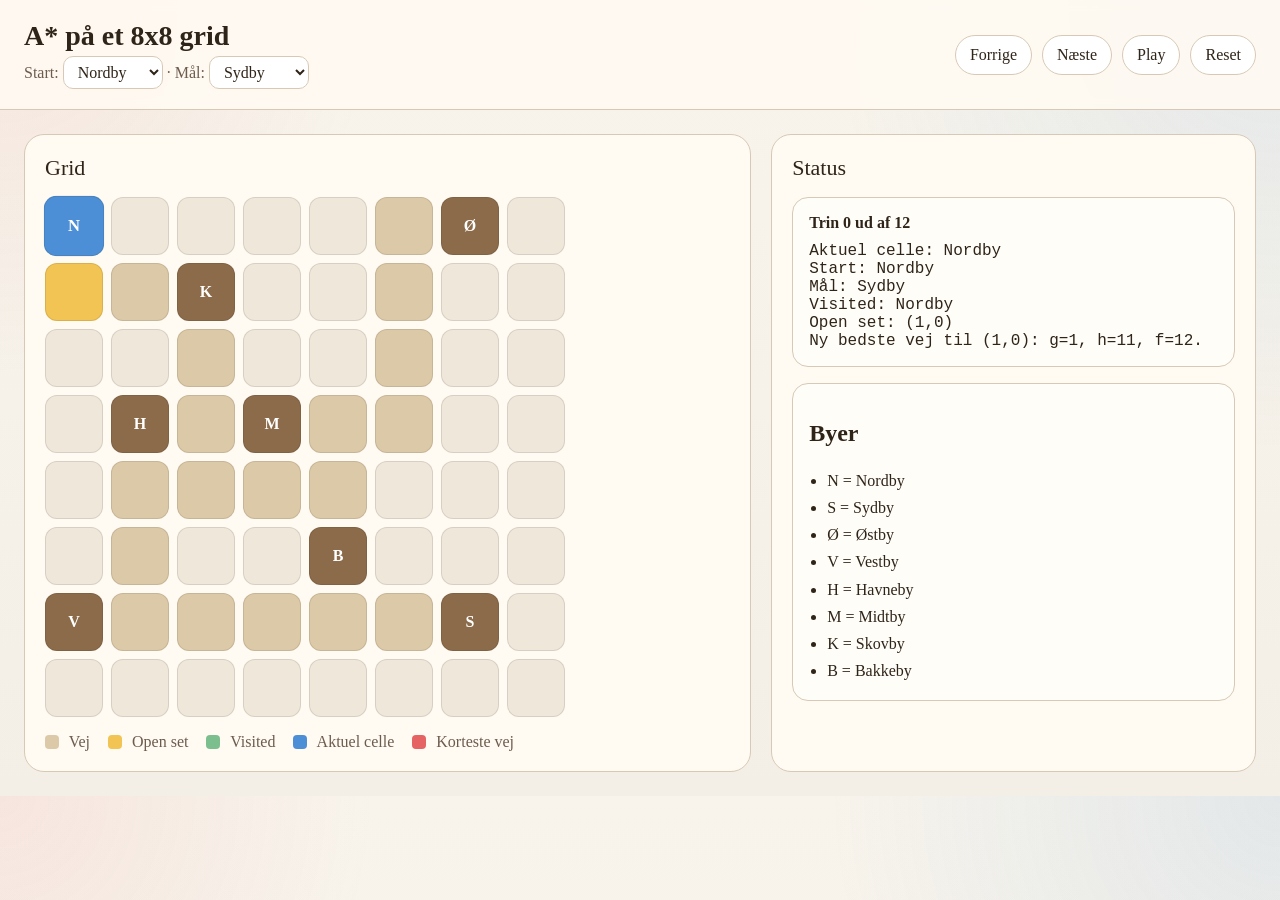
<file: src/main/resources/Graphs/astar-viz/index.html>
<!doctype html>
<html lang="da">
<head>
  <meta charset="utf-8" />
  <meta name="viewport" content="width=device-width, initial-scale=1" />
  <title>A* visualisering</title>
  <link rel="stylesheet" href="styles.css" />
</head>
<body>
  <header class="topbar">
    <div>
      <h1>A* på et 8x8 grid</h1>
      <p>
        Start:
        <select id="startSelect"></select>
        · Mål:
        <select id="goalSelect"></select>
      </p>
    </div>
    <div class="controls">
      <button id="prevBtn" type="button">Forrige</button>
      <button id="nextBtn" type="button">Næste</button>
      <button id="playBtn" type="button">Play</button>
      <button id="resetBtn" type="button">Reset</button>
    </div>
  </header>

  <main class="layout">
    <section class="boardPanel">
      <div class="panelTitle">Grid</div>
      <div id="grid" class="grid" aria-label="A* grid visualisering"></div>
      <div class="legend">
        <span><i class="box road"></i> Vej</span>
        <span><i class="box open"></i> Open set</span>
        <span><i class="box visited"></i> Visited</span>
        <span><i class="box current"></i> Aktuel celle</span>
        <span><i class="box path"></i> Korteste vej</span>
      </div>
    </section>

    <section class="infoPanel">
      <div class="panelTitle">Status</div>
      <div class="card">
        <div id="stepInfo" class="stepInfo"></div>
        <pre id="messageBox" class="messageBox"></pre>
      </div>

      <div class="card">
        <h2>Byer</h2>
        <ul class="cityList">
          <li>N = Nordby</li>
          <li>S = Sydby</li>
          <li>Ø = Østby</li>
          <li>V = Vestby</li>
          <li>H = Havneby</li>
          <li>M = Midtby</li>
          <li>K = Skovby</li>
          <li>B = Bakkeby</li>
        </ul>
      </div>
    </section>
  </main>

  <script src="app.js"></script>
</body>
</html>
</file>
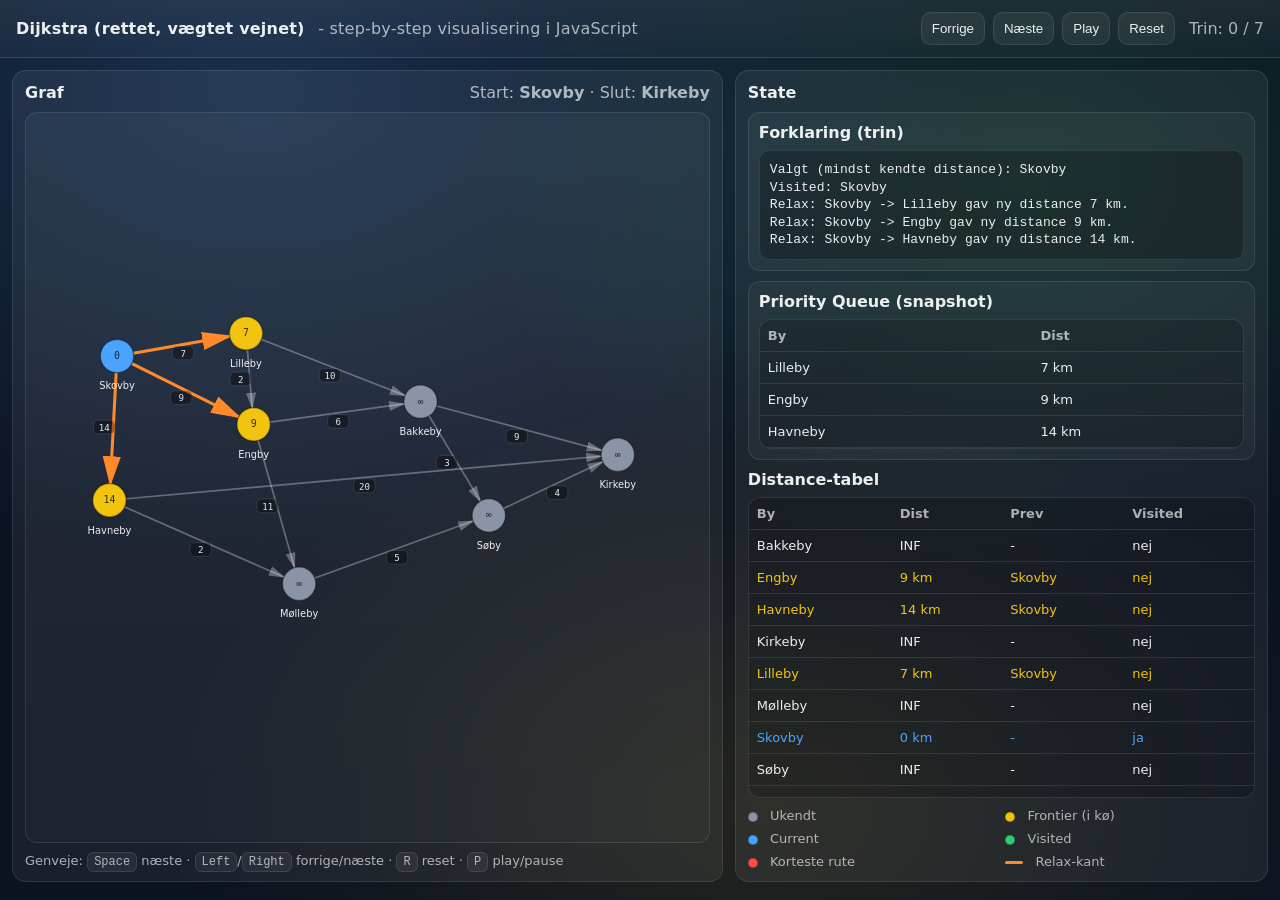
<file: src/main/resources/Graphs/dijkstra-viz/index.html>
<!doctype html>
<html lang="da">
<head>
  <meta charset="utf-8" />
  <meta name="viewport" content="width=device-width, initial-scale=1" />
  <title>Dijkstra - Visualisering (JS)</title>
  <link rel="stylesheet" href="styles.css" />
</head>
<body>
  <header class="topbar">
    <div class="title">
      Dijkstra (rettet, vægtet vejnet)
      <span class="subtitle">- step-by-step visualisering i JavaScript</span>
    </div>
    <div class="controls">
      <button id="prevBtn" type="button">Forrige</button>
      <button id="nextBtn" type="button">Næste</button>
      <button id="playBtn" type="button">Play</button>
      <button id="resetBtn" type="button">Reset</button>
      <div class="stepInfo" id="stepInfo">Trin: 0</div>
    </div>
  </header>

  <main class="layout">
    <section class="leftPanel">
      <div class="panelTitle">
        Graf
        <span class="muted">Start: <b id="startCity"></b> · Slut: <b id="goalCity"></b></span>
      </div>

      <div class="graphWrap">
        <svg id="graphSvg" viewBox="0 0 900 560" preserveAspectRatio="xMidYMid meet" role="img" aria-label="Dijkstra graf visualisering"></svg>
      </div>

      <div class="hint">
        Genveje: <kbd>Space</kbd> næste · <kbd>Left</kbd>/<kbd>Right</kbd> forrige/næste · <kbd>R</kbd> reset · <kbd>P</kbd> play/pause
      </div>
    </section>

    <section class="rightPanel">
      <div class="panelTitle">State</div>

      <div class="cards">
        <div class="card">
          <div class="cardTitle">Forklaring (trin)</div>
          <div class="box" id="explanationBox"></div>
        </div>

        <div class="card">
          <div class="cardTitle">Priority Queue (snapshot)</div>
          <div class="tableWrap tableWrapSmall">
            <table class="table" id="queueTable">
              <thead><tr><th>By</th><th>Dist</th></tr></thead>
              <tbody></tbody>
            </table>
          </div>
        </div>
      </div>

      <div class="panelTitle panelTitleTight">Distance-tabel</div>
      <div class="tableWrap" id="distWrap">
        <table class="table" id="distTable">
          <thead><tr><th>By</th><th>Dist</th><th>Prev</th><th>Visited</th></tr></thead>
          <tbody></tbody>
        </table>
      </div>

      <div class="legend">
        <div><span class="dot unknown"></span> Ukendt</div>
        <div><span class="dot frontier"></span> Frontier (i kø)</div>
        <div><span class="dot current"></span> Current</div>
        <div><span class="dot visited"></span> Visited</div>
        <div><span class="dot final"></span> Korteste rute</div>
        <div><span class="line relax"></span> Relax-kant</div>
      </div>
    </section>
  </main>

  <script src="app.js"></script>
</body>
</html>
</file>
<file: src/main/resources/Graphs/astar-viz/styles.css>
:root {
  --bg: #f4efe6;
  --panel: #fffaf2;
  --border: #d7c9b5;
  --text: #2f2418;
  --muted: #6c5c4d;
  --road: #dcc9a7;
  --open: #f1c453;
  --visited: #7bbf8e;
  --current: #4d8fd6;
  --path: #e56363;
  --city: #8b6b4a;
}

* { box-sizing: border-box; }

body {
  margin: 0;
  font-family: Georgia, "Times New Roman", serif;
  color: var(--text);
  background:
    radial-gradient(circle at top left, rgba(229, 99, 99, 0.10), transparent 25%),
    radial-gradient(circle at top right, rgba(77, 143, 214, 0.12), transparent 30%),
    linear-gradient(180deg, #f8f4ec, var(--bg));
}

.topbar {
  display: flex;
  justify-content: space-between;
  gap: 16px;
  align-items: center;
  padding: 20px 24px;
  border-bottom: 1px solid var(--border);
  background: rgba(255, 250, 242, 0.9);
  backdrop-filter: blur(6px);
}

.topbar h1 {
  margin: 0 0 4px;
  font-size: 28px;
}

.topbar p {
  margin: 0;
  color: var(--muted);
}

select {
  border: 1px solid var(--border);
  border-radius: 10px;
  background: white;
  color: var(--text);
  font: inherit;
  padding: 6px 10px;
}

.controls {
  display: flex;
  gap: 10px;
  flex-wrap: wrap;
}

button {
  border: 1px solid var(--border);
  background: white;
  color: var(--text);
  padding: 10px 14px;
  border-radius: 999px;
  cursor: pointer;
  font: inherit;
}

button:hover {
  background: #f7efe1;
}

.layout {
  display: grid;
  grid-template-columns: 1.2fr 0.8fr;
  gap: 20px;
  padding: 24px;
}

.boardPanel, .infoPanel {
  background: var(--panel);
  border: 1px solid var(--border);
  border-radius: 20px;
  padding: 20px;
}

.panelTitle {
  font-size: 22px;
  margin-bottom: 16px;
}

.grid {
  display: grid;
  grid-template-columns: repeat(8, minmax(42px, 58px));
  gap: 8px;
  justify-content: start;
}

.cell {
  aspect-ratio: 1;
  border-radius: 12px;
  border: 1px solid rgba(47, 36, 24, 0.12);
  display: grid;
  place-items: center;
  font-weight: 700;
  background: #efe7da;
  transition: transform 140ms ease, background 140ms ease;
}

.cell.road { background: var(--road); }
.cell.open { background: var(--open); }
.cell.visited { background: var(--visited); }
.cell.current { background: var(--current); color: white; transform: scale(1.04); }
.cell.path { background: var(--path); color: white; }
.cell.city { background: var(--city); color: white; }

.legend {
  display: flex;
  flex-wrap: wrap;
  gap: 12px 18px;
  margin-top: 16px;
  color: var(--muted);
}

.box {
  display: inline-block;
  width: 14px;
  height: 14px;
  border-radius: 4px;
  margin-right: 6px;
  vertical-align: -2px;
}

.box.road { background: var(--road); }
.box.open { background: var(--open); }
.box.visited { background: var(--visited); }
.box.current { background: var(--current); }
.box.path { background: var(--path); }

.card {
  border: 1px solid var(--border);
  border-radius: 16px;
  padding: 16px;
  background: rgba(255, 255, 255, 0.45);
  margin-bottom: 16px;
}

.stepInfo {
  font-weight: 700;
  margin-bottom: 10px;
}

.messageBox {
  margin: 0;
  white-space: pre-wrap;
  font-family: "Courier New", monospace;
  color: var(--text);
}

.cityList {
  margin: 0;
  padding-left: 18px;
  line-height: 1.7;
}

@media (max-width: 900px) {
  .layout {
    grid-template-columns: 1fr;
  }

  .grid {
    grid-template-columns: repeat(8, minmax(34px, 1fr));
  }
}
</file>
<file: src/main/resources/Graphs/dijkstra-viz/styles.css>
:root {
  --bg: #0b1220;
  --panel: rgba(255,255,255,0.06);
  --panel2: rgba(255,255,255,0.04);
  --border: rgba(255,255,255,0.10);
  --text: rgba(255,255,255,0.92);
  --muted: rgba(255,255,255,0.65);

  --unknown: #8a94a6;
  --frontier: #f1c40f;
  --current: #4aa3ff;
  --visited: #2ecc71;
  --final: #ff4d4d;
  --edge: rgba(255,255,255,0.35);
  --edgeStrong: rgba(255,255,255,0.60);
  --relax: #ff8a2a;
}

* { box-sizing: border-box; }

html, body {
  height: 100%;
}

body {
  margin: 0;
  font-family: ui-sans-serif, system-ui, -apple-system, Segoe UI, Roboto, Arial, "Apple Color Emoji", "Segoe UI Emoji";
  background: radial-gradient(1200px 800px at 20% 10%, rgba(74,163,255,0.20), transparent 60%),
              radial-gradient(1000px 700px at 80% 20%, rgba(46,204,113,0.15), transparent 55%),
              radial-gradient(1000px 700px at 60% 90%, rgba(241,196,15,0.10), transparent 60%),
              var(--bg);
  color: var(--text);
  overflow: hidden; /* undgå side-scroll; brug interne scroll-områder */
}

.topbar {
  display: flex;
  gap: 12px;
  align-items: center;
  justify-content: space-between;
  padding: 12px 16px;
  border-bottom: 1px solid var(--border);
  background: linear-gradient(to bottom, rgba(255,255,255,0.07), rgba(255,255,255,0.03));
  backdrop-filter: blur(10px);
  position: sticky;
  top: 0;
  z-index: 10;
}

.title { font-weight: 800; letter-spacing: 0.2px; }
.subtitle { font-weight: 500; color: var(--muted); margin-left: 8px; }

.controls {
  display: flex;
  gap: 8px;
  align-items: center;
}

button {
  border: 1px solid var(--border);
  background: rgba(255,255,255,0.06);
  color: var(--text);
  padding: 8px 10px;
  border-radius: 10px;
  cursor: pointer;
}
button:hover { background: rgba(255,255,255,0.10); }
button:active { transform: translateY(1px); }

.stepInfo { color: var(--muted); margin-left: 6px; font-variant-numeric: tabular-nums; }

.layout {
  display: grid;
  grid-template-columns: 1.2fr 0.9fr;
  gap: 12px;
  padding: 12px;
  height: calc(100vh - 64px);
}

.leftPanel, .rightPanel {
  border: 1px solid var(--border);
  background: var(--panel);
  border-radius: 14px;
  padding: 12px;
  overflow: hidden;
}

.leftPanel {
  display: flex;
  flex-direction: column;
  min-height: 0;
}

.rightPanel {
  display: flex;
  flex-direction: column;
  min-height: 0;
}

.panelTitle {
  font-weight: 800;
  margin-bottom: 10px;
  display: flex;
  justify-content: space-between;
  gap: 10px;
  align-items: baseline;
}

.muted { color: var(--muted); font-weight: 500; }

.graphWrap {
  border: 1px solid var(--border);
  background: linear-gradient(to bottom, rgba(255,255,255,0.04), rgba(255,255,255,0.02));
  border-radius: 12px;
  overflow: hidden;
  flex: 1;
  min-height: 0;
}

#graphSvg {
  width: 100%;
  height: 100%;
  display: block;
}

.hint {
  margin-top: 10px;
  color: var(--muted);
  font-size: 13px;
}

kbd {
  padding: 2px 6px;
  border-radius: 6px;
  border: 1px solid var(--border);
  background: rgba(255,255,255,0.06);
  font-family: ui-monospace, SFMono-Regular, Menlo, Monaco, Consolas, "Liberation Mono", "Courier New", monospace;
  font-size: 12px;
}

.cards {
  display: grid;
  grid-template-columns: 1fr;
  gap: 10px;
}

.card {
  border: 1px solid var(--border);
  border-radius: 12px;
  padding: 10px;
  background: var(--panel2);
}
.cardTitle { font-weight: 800; margin-bottom: 8px; }

.box {
  min-height: 90px;
  border: 1px solid var(--border);
  background: rgba(0,0,0,0.25);
  border-radius: 10px;
  padding: 10px;
  color: var(--text);
  line-height: 1.35;
  white-space: pre-wrap;
  font-family: ui-monospace, SFMono-Regular, Menlo, Monaco, Consolas, "Liberation Mono", "Courier New", monospace;
  font-size: 13px;
}

.panelTitleTight {
  margin-top: 10px;
  margin-bottom: 8px;
}

.tableWrap {
  border: 1px solid var(--border);
  border-radius: 12px;
  overflow: auto;
  background: rgba(0,0,0,0.18);
}

.tableWrapSmall {
  max-height: 160px;
}

#distWrap {
  flex: 1;
  min-height: 0;
  max-height: none;
}

.table {
  width: 100%;
  border-collapse: collapse;
  font-size: 13px;
  font-variant-numeric: tabular-nums;
}
.table th, .table td {
  border-bottom: 1px solid var(--border);
  padding: 8px 8px;
  text-align: left;
}
.table th { color: var(--muted); font-weight: 700; }

.legend {
  margin-top: 10px;
  display: grid;
  grid-template-columns: 1fr 1fr;
  gap: 8px;
  color: var(--muted);
  font-size: 13px;
}

.dot {
  display: inline-block;
  width: 10px;
  height: 10px;
  border-radius: 50%;
  margin-right: 8px;
  vertical-align: middle;
  border: 1px solid rgba(0,0,0,0.25);
}
.dot.unknown { background: var(--unknown); }
.dot.frontier { background: var(--frontier); }
.dot.current { background: var(--current); }
.dot.visited { background: var(--visited); }
.dot.final { background: var(--final); }

.line {
  display: inline-block;
  width: 18px;
  height: 0;
  border-top: 3px solid var(--edge);
  margin-right: 8px;
  vertical-align: middle;
  border-radius: 99px;
}
.line.relax { border-top-color: var(--relax); }

@media (max-width: 1100px) {
  body { overflow: auto; }
  .layout { grid-template-columns: 1fr; height: auto; }
  .leftPanel, .rightPanel { overflow: visible; }
  .graphWrap { height: auto; }
  #graphSvg { height: auto; }
  #distWrap { max-height: none; }
}
</file>
